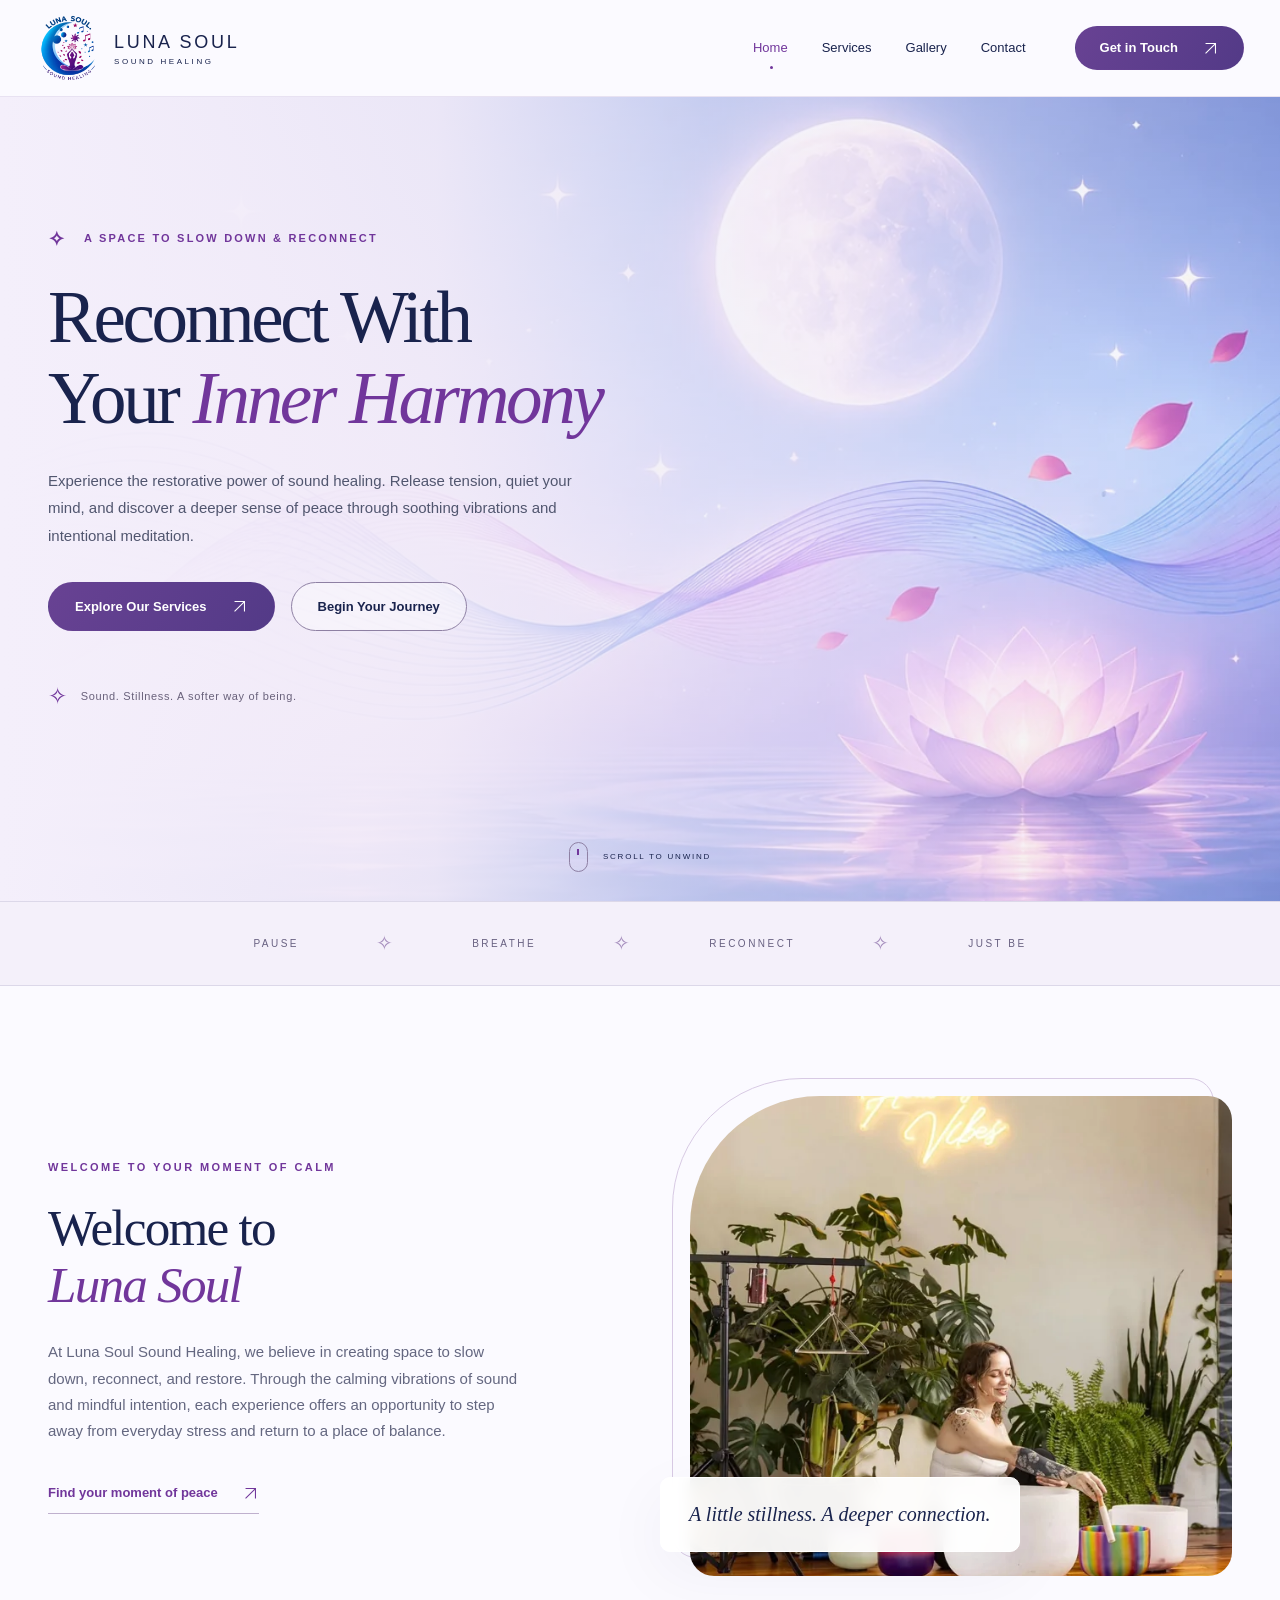
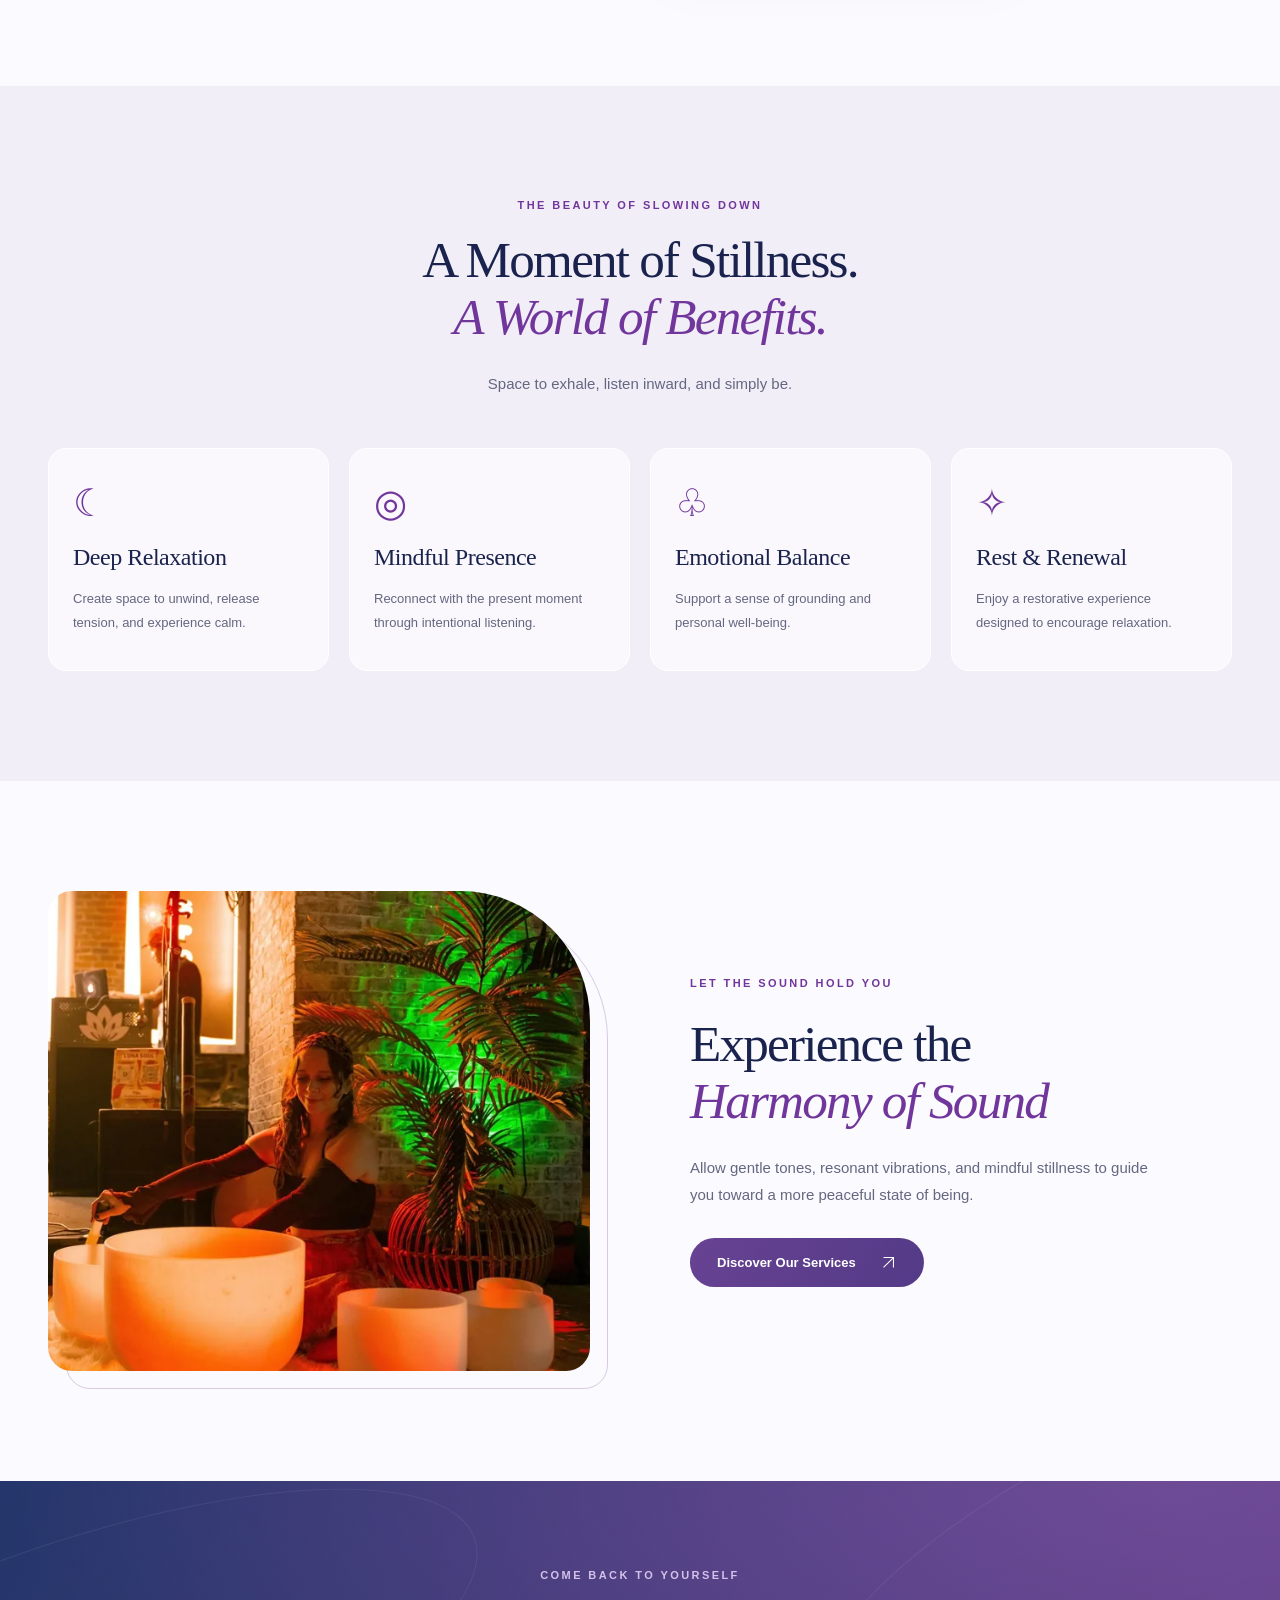
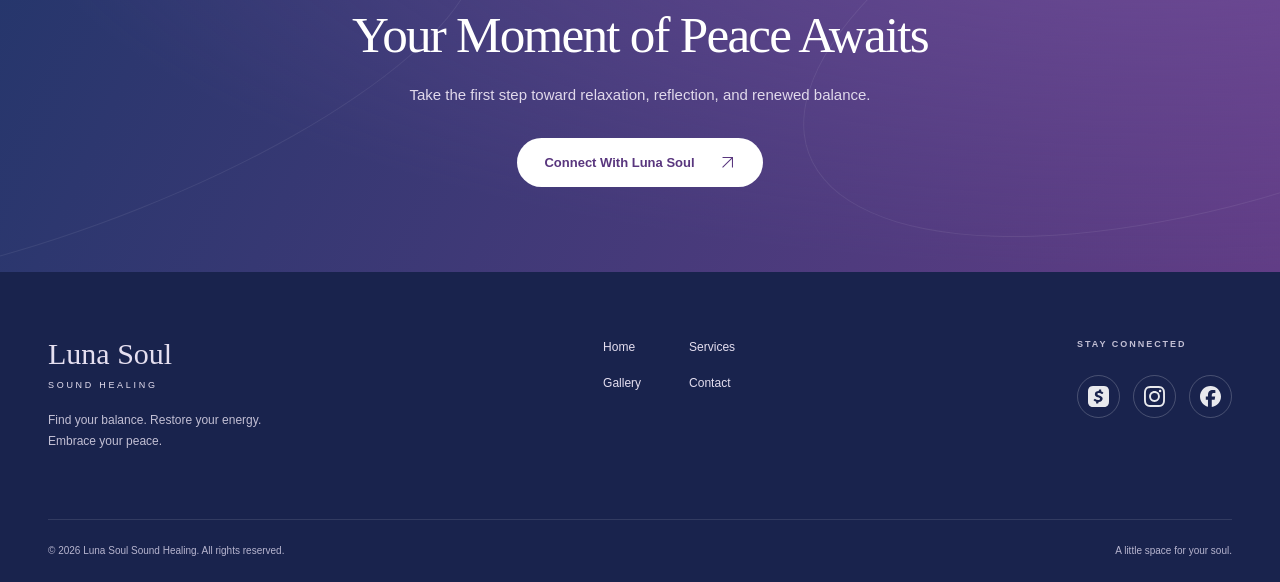
<file: index.html>
<!doctype html><html lang="en"><head><meta charset="utf-8"><meta name="viewport" content="width=device-width, initial-scale=1"><meta name="theme-color" content="#19234d"><title>Luna Soul Sound Healing | Relaxation, Meditation & Sound Therapy</title><meta name="description" content="Find space to slow down and reconnect through sound, relaxation, and mindful intention at Luna Soul Sound Healing."><meta property="og:title" content="Luna Soul Sound Healing | Relaxation, Meditation & Sound Therapy"><meta property="og:description" content="Find space to slow down and reconnect through sound, relaxation, and mindful intention at Luna Soul Sound Healing."><meta property="og:type" content="website"><meta property="og:image" content="/assets/images/banner_wide.png"><link rel="icon" href="favicon.ico"><link rel="stylesheet" href="css/styles.css"><script src="js/config.js" defer></script><script src="js/main.js" defer></script></head><body><a class="skip-link" href="#main">Skip to content</a>
<header class="site-header"><div class="nav-wrap"><a class="brand" href="index.html" aria-label="Luna Soul Sound Healing home"><img src="assets/optimized/logo_transparent-1000.webp" width="70" height="70" alt="Luna Soul Sound Healing"><span>LUNA SOUL<small>SOUND HEALING</small></span></a><button class="menu-toggle" aria-controls="navigation" aria-expanded="false" aria-label="Open navigation"><span></span><span></span></button><nav id="navigation" aria-label="Main navigation"><a href="index.html" aria-current="page">Home</a><a href="services.html">Services</a><a href="gallery.html">Gallery</a><a href="contact.html">Contact</a><a class="button nav-cta" href="contact.html">Get in Touch <span aria-hidden="true"><svg viewBox="0 0 24 24" width="18" height="18" fill="none" stroke="currentColor" stroke-width="1.5" aria-hidden="true"><path d="M5 19 19 5M5 5h14v14"/></svg></span></a></nav></div></header><main id="main">
<section class="hero"><div class="hero-background"></div><video id="hero-video" muted loop playsinline preload="none" poster="assets/optimized/banner_wide-1000.webp" aria-hidden="true" data-src="assets/videos/soundhealing_video.mp4"></video><div class="hero-overlay"></div><div class="container hero-content"><div class="eyebrow"><span class="small-star">✧</span> A SPACE TO SLOW DOWN & RECONNECT</div><h1>Reconnect With<br>Your <em>Inner Harmony</em></h1><p>Experience the restorative power of sound healing. Release tension, quiet your mind, and discover a deeper sense of peace through soothing vibrations and intentional meditation.</p><div class="button-row"><a class="button" href="services.html">Explore Our Services <span aria-hidden="true"><svg viewBox="0 0 24 24" width="18" height="18" fill="none" stroke="currentColor" stroke-width="1.5" aria-hidden="true"><path d="M5 19 19 5M5 5h14v14"/></svg></span></a><a class="button button-outline" href="contact.html">Begin Your Journey</a></div><div class="hero-note"><span aria-hidden="true">✧</span> Sound. Stillness. A softer way of being.</div></div><a class="scroll-indicator" href="#welcome" aria-label="Discover more below"><span></span>SCROLL TO UNWIND</a><button class="video-toggle" hidden aria-label="Pause background video">Pause video</button></section>
<div class="intention-strip"><span>PAUSE</span><i>✧</i><span>BREATHE</span><i>✧</i><span>RECONNECT</span><i>✧</i><span>JUST BE</span></div>
<section class="section" id="welcome"><div class="container split"><div class="section-copy reveal"><span class="eyebrow">WELCOME TO YOUR MOMENT OF CALM</span><h2>Welcome to<br><em>Luna Soul</em></h2><p>At Luna Soul Sound Healing, we believe in creating space to slow down, reconnect, and restore. Through the calming vibrations of sound and mindful intention, each experience offers an opportunity to step away from everyday stress and return to a place of balance.</p><a class="text-link" href="services.html">Find your moment of peace <span aria-hidden="true"><svg viewBox="0 0 24 24" width="18" height="18" fill="none" stroke="currentColor" stroke-width="1.5" aria-hidden="true"><path d="M5 19 19 5M5 5h14v14"/></svg></span></a></div><div class="image-frame reveal"><img class="" src="assets/optimized/12876-640.webp" srcset="assets/optimized/12876-640.webp 640w, assets/optimized/12876-1200.webp 1200w" sizes="(max-width: 700px) 100vw, 50vw" width="1440" height="1440" alt="A person seated behind singing bowls in a plant-filled room" loading="lazy"><span class="image-caption">A little stillness. A deeper connection.</span></div></div></section>
<section class="section benefits"><div class="container"><div class="section-heading reveal"><span class="eyebrow">THE BEAUTY OF SLOWING DOWN</span><h2>A Moment of Stillness.<br><em>A World of Benefits.</em></h2><p>Space to exhale, listen inward, and simply be.</p></div><div class="benefit-grid"><article class="benefit-card reveal"><span class="line-symbol" aria-hidden="true">☾</span><h3>Deep Relaxation</h3><p>Create space to unwind, release tension, and experience calm.</p></article><article class="benefit-card reveal"><span class="line-symbol" aria-hidden="true">◎</span><h3>Mindful Presence</h3><p>Reconnect with the present moment through intentional listening.</p></article><article class="benefit-card reveal"><span class="line-symbol" aria-hidden="true">♧</span><h3>Emotional Balance</h3><p>Support a sense of grounding and personal well-being.</p></article><article class="benefit-card reveal"><span class="line-symbol" aria-hidden="true">✧</span><h3>Rest & Renewal</h3><p>Enjoy a restorative experience designed to encourage relaxation.</p></article></div></div></section>
<section class="section experience"><div class="container split"><div class="image-frame reveal"><img class="" src="assets/optimized/igexport-DDAl9OrTaBP-640.webp" srcset="assets/optimized/igexport-DDAl9OrTaBP-640.webp 640w, assets/optimized/igexport-DDAl9OrTaBP-1200.webp 1200w" sizes="(max-width: 700px) 100vw, 50vw" width="1440" height="1440" alt="Singing bowls illuminated by warm light" loading="lazy"></div><div class="section-copy reveal"><span class="eyebrow">LET THE SOUND HOLD YOU</span><h2>Experience the<br><em>Harmony of Sound</em></h2><p>Allow gentle tones, resonant vibrations, and mindful stillness to guide you toward a more peaceful state of being.</p><a class="button" href="services.html">Discover Our Services <span aria-hidden="true"><svg viewBox="0 0 24 24" width="18" height="18" fill="none" stroke="currentColor" stroke-width="1.5" aria-hidden="true"><path d="M5 19 19 5M5 5h14v14"/></svg></span></a></div></div></section>
<section class="cta"><div class="container"><span class="eyebrow">COME BACK TO YOURSELF</span><h2>Your Moment of Peace Awaits</h2><p>Take the first step toward relaxation, reflection, and renewed balance.</p><a class="button button-light" href="contact.html">Connect With Luna Soul <span aria-hidden="true"><svg viewBox="0 0 24 24" width="18" height="18" fill="none" stroke="currentColor" stroke-width="1.5" aria-hidden="true"><path d="M5 19 19 5M5 5h14v14"/></svg></span></a></div></section></main><footer class="site-footer"><div class="container footer-top"><div><a class="footer-brand" href="index.html">Luna Soul<span>Sound Healing</span></a><p>Find your balance. Restore your energy.<br>Embrace your peace.</p></div><nav aria-label="Footer navigation"><a href="index.html">Home</a><a href="services.html">Services</a><a href="gallery.html">Gallery</a><a href="contact.html">Contact</a></nav><div><p class="eyebrow">STAY CONNECTED</p><div class="social-links"><a href="https://cash.app/$emilyvlove" target="_blank" rel="noopener noreferrer" aria-label="Cash App (opens in new tab)"><img src="assets/icons/cashapp.svg" width="21" height="21" alt=""></a><a href="https://www.instagram.com/Lunasoulsoundhealing" target="_blank" rel="noopener noreferrer" aria-label="Instagram (opens in new tab)"><img src="assets/icons/instagram.svg" width="21" height="21" alt=""></a><a href="https://www.facebook.com/lunasoulsound" target="_blank" rel="noopener noreferrer" aria-label="Facebook (opens in new tab)"><img src="assets/icons/facebook.svg" width="21" height="21" alt=""></a></div></div></div><div class="container footer-bottom"><small>© <span data-year>2026</span> Luna Soul Sound Healing. All rights reserved.</small><small>A little space for your soul.</small></div></footer></body></html>
</file>
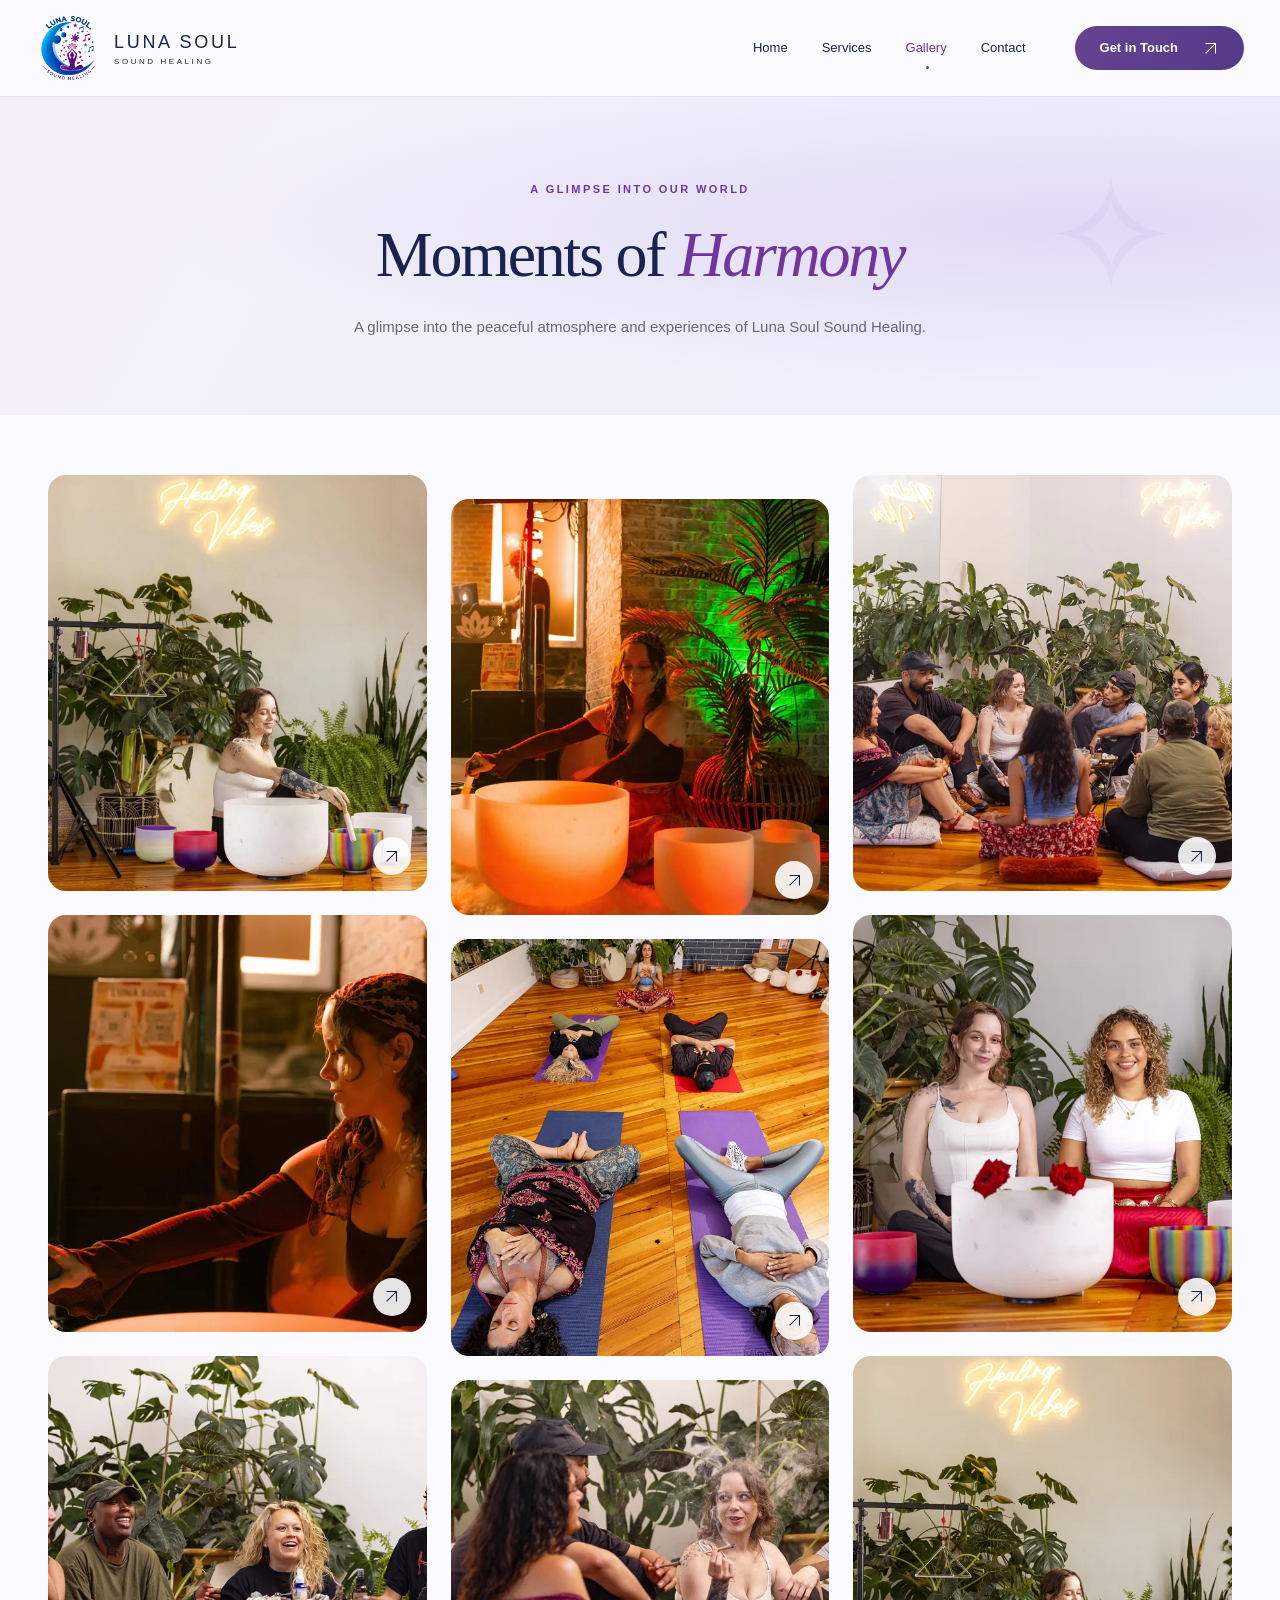
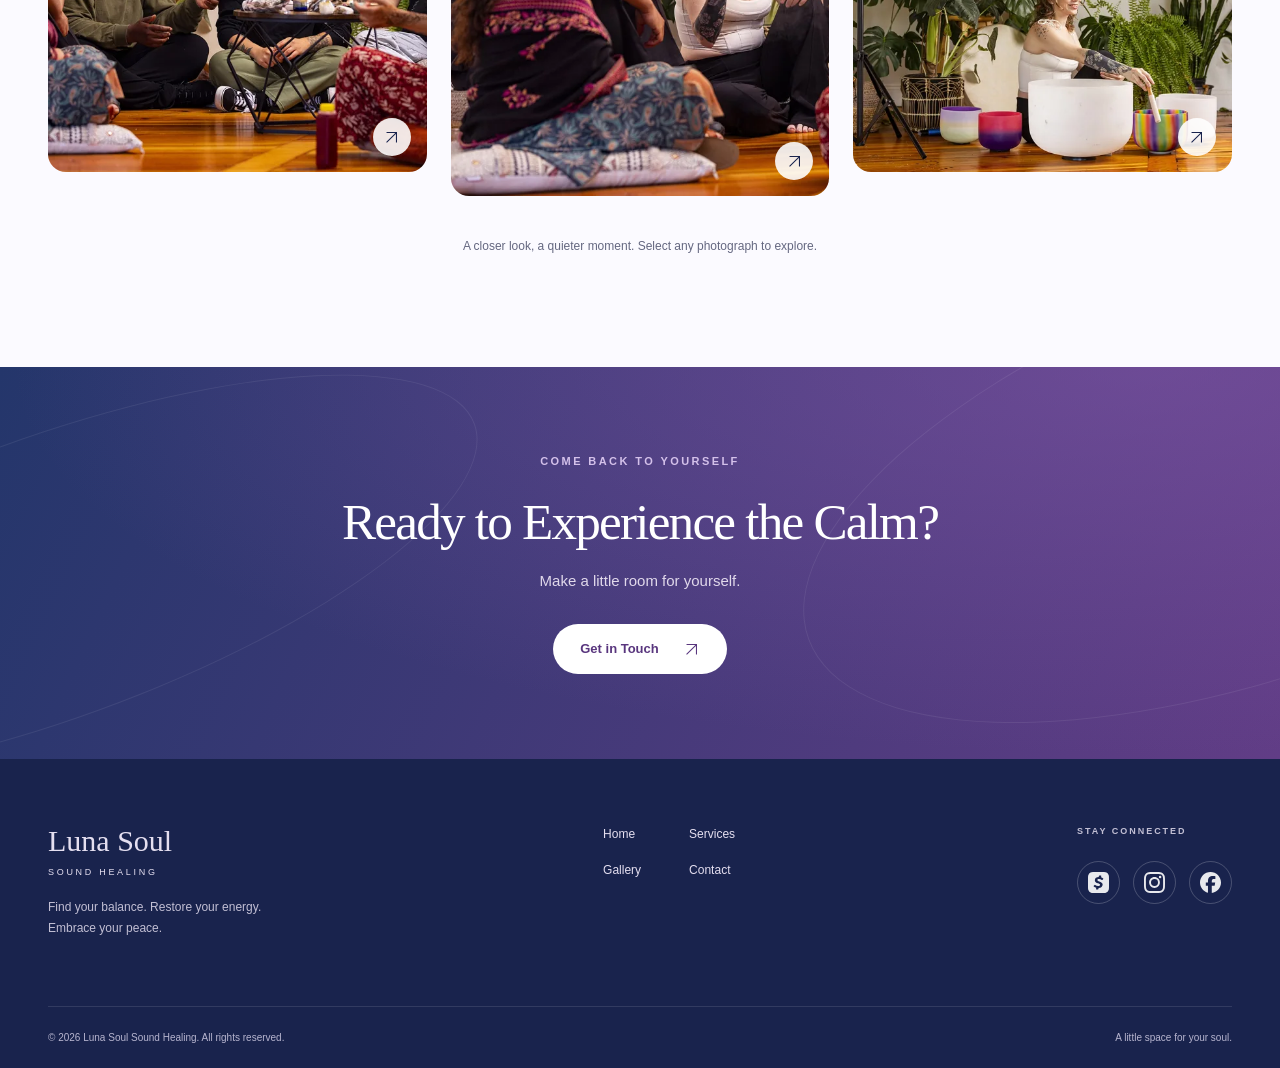
<file: gallery.html>
<!doctype html><html lang="en"><head><meta charset="utf-8"><meta name="viewport" content="width=device-width, initial-scale=1"><meta name="theme-color" content="#19234d"><title>Gallery | Luna Soul Sound Healing</title><meta name="description" content="Explore photographs of sound, stillness, and connection from Luna Soul Sound Healing."><meta property="og:title" content="Gallery | Luna Soul Sound Healing"><meta property="og:description" content="Explore photographs of sound, stillness, and connection from Luna Soul Sound Healing."><meta property="og:type" content="website"><meta property="og:image" content="/assets/images/banner_wide.png"><link rel="icon" href="favicon.ico"><link rel="stylesheet" href="css/styles.css"><script src="js/config.js" defer></script><script src="js/main.js" defer></script></head><body><a class="skip-link" href="#main">Skip to content</a>
<header class="site-header"><div class="nav-wrap"><a class="brand" href="index.html" aria-label="Luna Soul Sound Healing home"><img src="assets/optimized/logo_transparent-1000.webp" width="70" height="70" alt="Luna Soul Sound Healing"><span>LUNA SOUL<small>SOUND HEALING</small></span></a><button class="menu-toggle" aria-controls="navigation" aria-expanded="false" aria-label="Open navigation"><span></span><span></span></button><nav id="navigation" aria-label="Main navigation"><a href="index.html">Home</a><a href="services.html">Services</a><a href="gallery.html" aria-current="page">Gallery</a><a href="contact.html">Contact</a><a class="button nav-cta" href="contact.html">Get in Touch <span aria-hidden="true"><svg viewBox="0 0 24 24" width="18" height="18" fill="none" stroke="currentColor" stroke-width="1.5" aria-hidden="true"><path d="M5 19 19 5M5 5h14v14"/></svg></span></a></nav></div></header><main id="main"><section class="page-header"><span class="eyebrow">A GLIMPSE INTO OUR WORLD</span><h1>Moments of <em>Harmony</em></h1><p>A glimpse into the peaceful atmosphere and experiences of Luna Soul Sound Healing.</p></section><section class="section gallery-section"><div class="container"><div class="gallery-grid"><button class="gallery-item reveal" data-gallery-index="0" aria-label="Enlarge: A person seated behind singing bowls surrounded by plants"><img class="" src="assets/optimized/12876-640.webp" srcset="assets/optimized/12876-640.webp 640w, assets/optimized/12876-1200.webp 1200w" sizes="(max-width: 700px) 100vw, 50vw" width="1440" height="1440" alt="A person seated behind singing bowls surrounded by plants" loading="lazy"><span aria-hidden="true"><svg viewBox="0 0 24 24" width="18" height="18" fill="none" stroke="currentColor" stroke-width="1.5" aria-hidden="true"><path d="M5 19 19 5M5 5h14v14"/></svg></span></button><button class="gallery-item reveal" data-gallery-index="1" aria-label="Enlarge: Singing bowls and warm lighting"><img class="" src="assets/optimized/igexport-DDAl9OrTaBP-640.webp" srcset="assets/optimized/igexport-DDAl9OrTaBP-640.webp 640w, assets/optimized/igexport-DDAl9OrTaBP-1200.webp 1200w" sizes="(max-width: 700px) 100vw, 50vw" width="1440" height="1440" alt="Singing bowls and warm lighting" loading="lazy"><span aria-hidden="true"><svg viewBox="0 0 24 24" width="18" height="18" fill="none" stroke="currentColor" stroke-width="1.5" aria-hidden="true"><path d="M5 19 19 5M5 5h14v14"/></svg></span></button><button class="gallery-item reveal" data-gallery-index="2" aria-label="Enlarge: People sitting together on mats in a plant-filled room"><img class="" src="assets/optimized/12880-640.webp" srcset="assets/optimized/12880-640.webp 640w, assets/optimized/12880-1200.webp 1200w" sizes="(max-width: 700px) 100vw, 50vw" width="1440" height="1440" alt="People sitting together on mats in a plant-filled room" loading="lazy"><span aria-hidden="true"><svg viewBox="0 0 24 24" width="18" height="18" fill="none" stroke="currentColor" stroke-width="1.5" aria-hidden="true"><path d="M5 19 19 5M5 5h14v14"/></svg></span></button><button class="gallery-item reveal" data-gallery-index="3" aria-label="Enlarge: A person beside a singing bowl"><img class="" src="assets/optimized/12885-640.webp" srcset="assets/optimized/12885-640.webp 640w, assets/optimized/12885-1200.webp 1200w" sizes="(max-width: 700px) 100vw, 50vw" width="1440" height="1440" alt="A person beside a singing bowl" loading="lazy"><span aria-hidden="true"><svg viewBox="0 0 24 24" width="18" height="18" fill="none" stroke="currentColor" stroke-width="1.5" aria-hidden="true"><path d="M5 19 19 5M5 5h14v14"/></svg></span></button><button class="gallery-item reveal" data-gallery-index="4" aria-label="Enlarge: People resting on colorful mats"><img class="" src="assets/optimized/12879-640.webp" srcset="assets/optimized/12879-640.webp 640w, assets/optimized/12879-1200.webp 1200w" sizes="(max-width: 700px) 100vw, 50vw" width="1440" height="1440" alt="People resting on colorful mats" loading="lazy"><span aria-hidden="true"><svg viewBox="0 0 24 24" width="18" height="18" fill="none" stroke="currentColor" stroke-width="1.5" aria-hidden="true"><path d="M5 19 19 5M5 5h14v14"/></svg></span></button><button class="gallery-item reveal" data-gallery-index="5" aria-label="Enlarge: Two people sitting behind a white singing bowl"><img class="" src="assets/optimized/12878-640.webp" srcset="assets/optimized/12878-640.webp 640w, assets/optimized/12878-1200.webp 1200w" sizes="(max-width: 700px) 100vw, 50vw" width="1440" height="1440" alt="Two people sitting behind a white singing bowl" loading="lazy"><span aria-hidden="true"><svg viewBox="0 0 24 24" width="18" height="18" fill="none" stroke="currentColor" stroke-width="1.5" aria-hidden="true"><path d="M5 19 19 5M5 5h14v14"/></svg></span></button><button class="gallery-item reveal" data-gallery-index="6" aria-label="Enlarge: People holding small percussion instruments"><img class="" src="assets/optimized/12881-640.webp" srcset="assets/optimized/12881-640.webp 640w, assets/optimized/12881-1200.webp 1200w" sizes="(max-width: 700px) 100vw, 50vw" width="1440" height="1440" alt="People holding small percussion instruments" loading="lazy"><span aria-hidden="true"><svg viewBox="0 0 24 24" width="18" height="18" fill="none" stroke="currentColor" stroke-width="1.5" aria-hidden="true"><path d="M5 19 19 5M5 5h14v14"/></svg></span></button><button class="gallery-item reveal" data-gallery-index="7" aria-label="Enlarge: A quiet conversation in a plant-filled room"><img class="" src="assets/optimized/12882-640.webp" srcset="assets/optimized/12882-640.webp 640w, assets/optimized/12882-1200.webp 1200w" sizes="(max-width: 700px) 100vw, 50vw" width="1440" height="1440" alt="A quiet conversation in a plant-filled room" loading="lazy"><span aria-hidden="true"><svg viewBox="0 0 24 24" width="18" height="18" fill="none" stroke="currentColor" stroke-width="1.5" aria-hidden="true"><path d="M5 19 19 5M5 5h14v14"/></svg></span></button><button class="gallery-item reveal" data-gallery-index="8" aria-label="Enlarge: Colorful singing bowls arranged on a wooden floor"><img class="" src="assets/optimized/12877-640.webp" srcset="assets/optimized/12877-640.webp 640w, assets/optimized/12877-1200.webp 1200w" sizes="(max-width: 700px) 100vw, 50vw" width="1440" height="1440" alt="Colorful singing bowls arranged on a wooden floor" loading="lazy"><span aria-hidden="true"><svg viewBox="0 0 24 24" width="18" height="18" fill="none" stroke="currentColor" stroke-width="1.5" aria-hidden="true"><path d="M5 19 19 5M5 5h14v14"/></svg></span></button></div><p class="gallery-hint">A closer look, a quieter moment. Select any photograph to explore.</p></div></section><dialog class="lightbox" aria-label="Photo viewer"><button class="lightbox-close" aria-label="Close photo viewer">×</button><button class="lightbox-prev" aria-label="Previous photo"><svg viewBox="0 0 24 24" width="22" height="22" fill="none" stroke="currentColor" stroke-width="1.5" aria-hidden="true"><path d="M19 12H5m6-6-6 6 6 6"/></svg></button><figure><img src="assets/optimized/12876-1200.webp" alt=""><figcaption aria-live="polite"></figcaption></figure><button class="lightbox-next" aria-label="Next photo"><svg viewBox="0 0 24 24" width="22" height="22" fill="none" stroke="currentColor" stroke-width="1.5" aria-hidden="true"><path d="M5 12h14m-6-6 6 6-6 6"/></svg></button></dialog><section class="cta"><div class="container"><span class="eyebrow">COME BACK TO YOURSELF</span><h2>Ready to Experience the Calm?</h2><p>Make a little room for yourself.</p><a class="button button-light" href="contact.html">Get in Touch <span aria-hidden="true"><svg viewBox="0 0 24 24" width="18" height="18" fill="none" stroke="currentColor" stroke-width="1.5" aria-hidden="true"><path d="M5 19 19 5M5 5h14v14"/></svg></span></a></div></section></main><footer class="site-footer"><div class="container footer-top"><div><a class="footer-brand" href="index.html">Luna Soul<span>Sound Healing</span></a><p>Find your balance. Restore your energy.<br>Embrace your peace.</p></div><nav aria-label="Footer navigation"><a href="index.html">Home</a><a href="services.html">Services</a><a href="gallery.html">Gallery</a><a href="contact.html">Contact</a></nav><div><p class="eyebrow">STAY CONNECTED</p><div class="social-links"><a href="https://cash.app/$emilyvlove" target="_blank" rel="noopener noreferrer" aria-label="Cash App (opens in new tab)"><img src="assets/icons/cashapp.svg" width="21" height="21" alt=""></a><a href="https://www.instagram.com/Lunasoulsoundhealing" target="_blank" rel="noopener noreferrer" aria-label="Instagram (opens in new tab)"><img src="assets/icons/instagram.svg" width="21" height="21" alt=""></a><a href="https://www.facebook.com/lunasoulsound" target="_blank" rel="noopener noreferrer" aria-label="Facebook (opens in new tab)"><img src="assets/icons/facebook.svg" width="21" height="21" alt=""></a></div></div></div><div class="container footer-bottom"><small>© <span data-year>2026</span> Luna Soul Sound Healing. All rights reserved.</small><small>A little space for your soul.</small></div></footer></body></html>
</file>
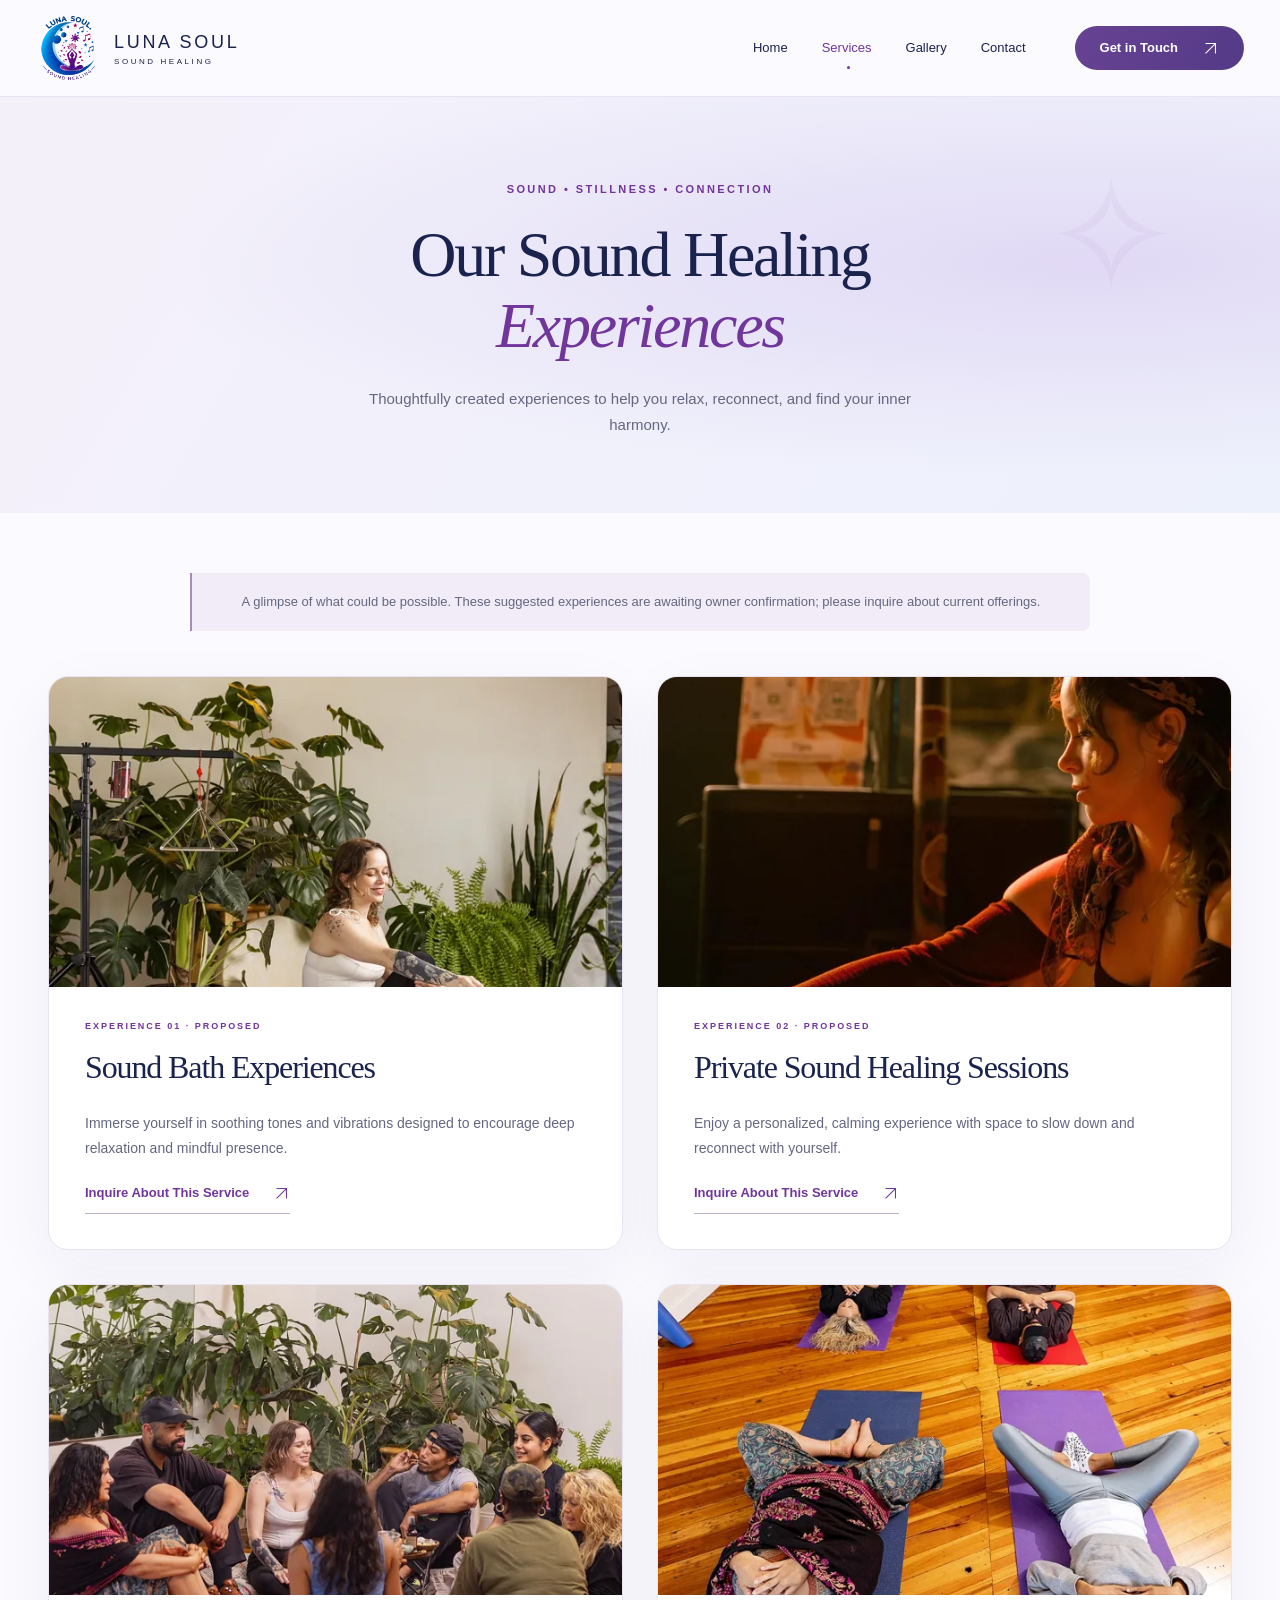
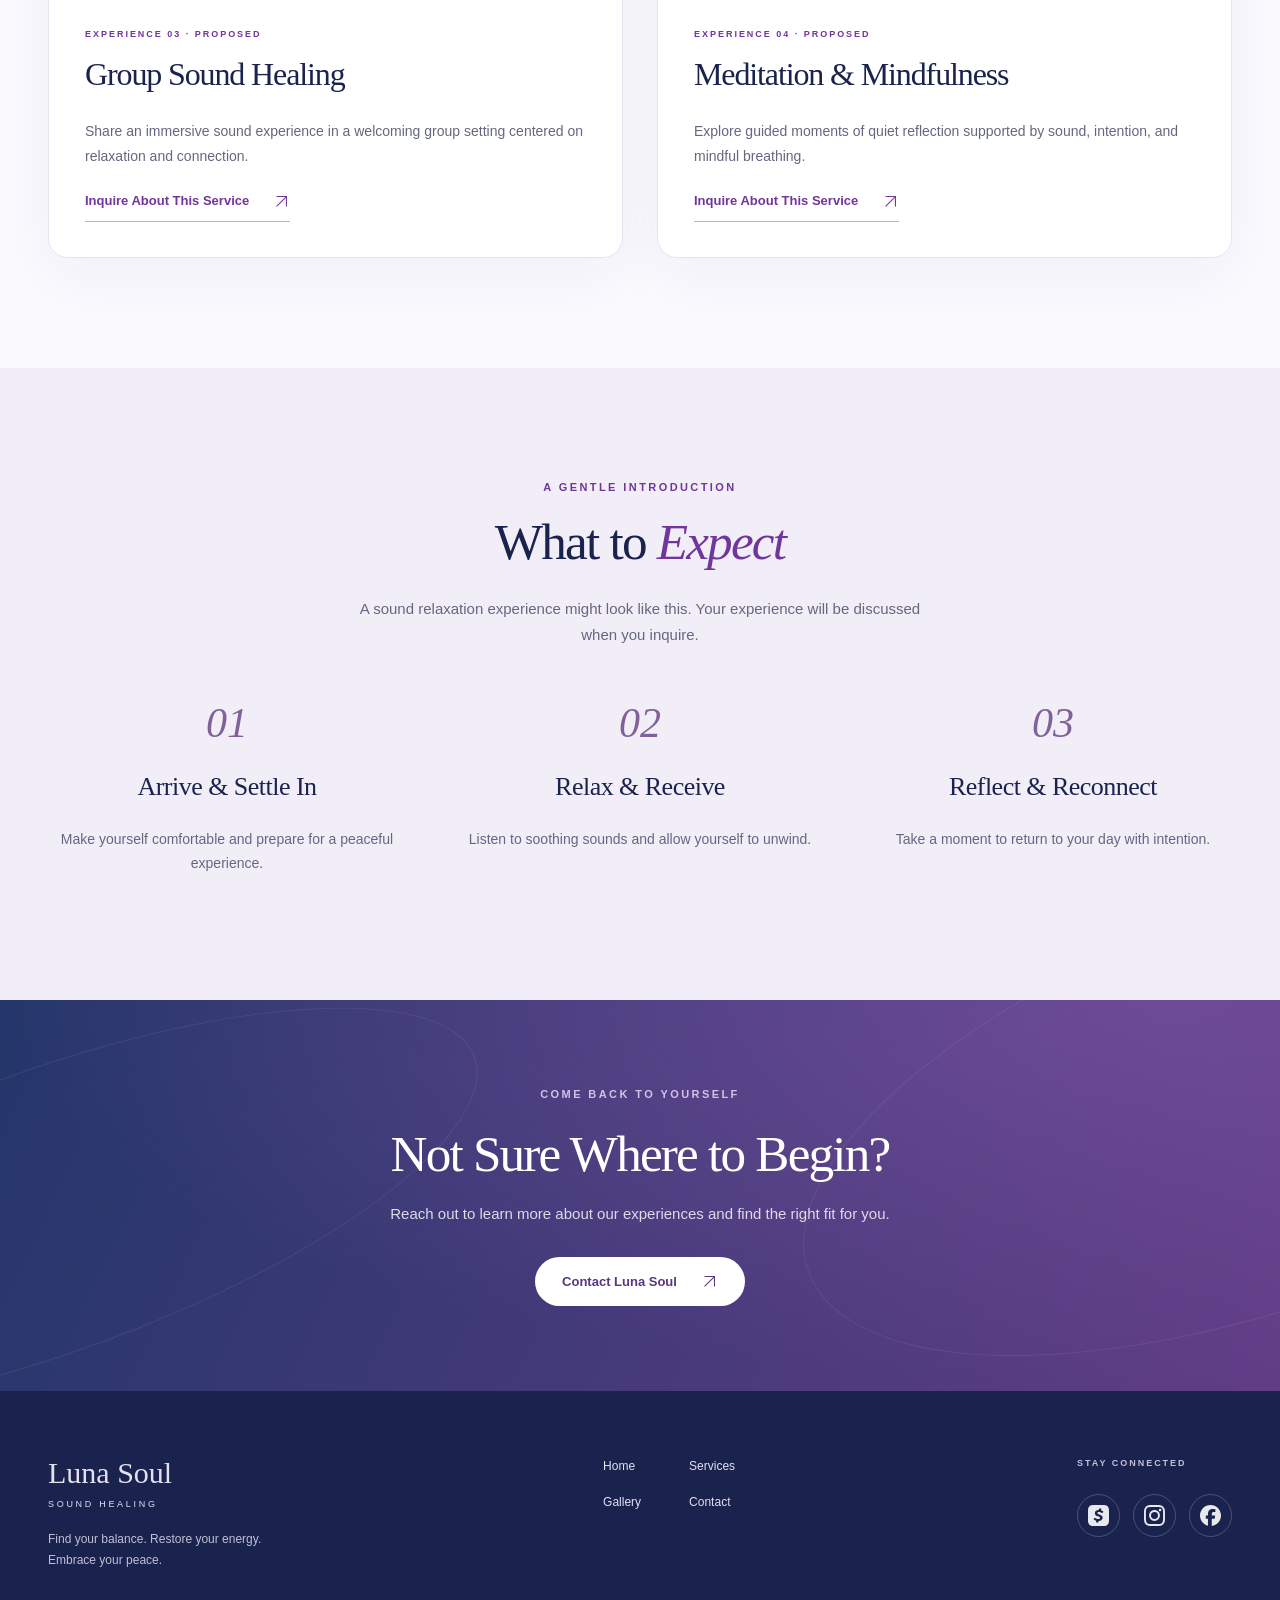
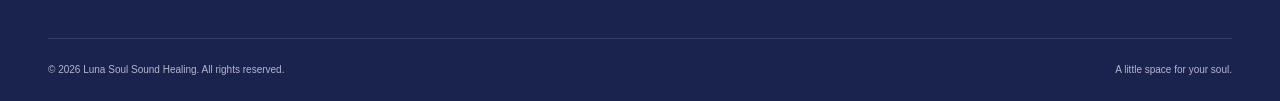
<file: services.html>
<!doctype html><html lang="en"><head><meta charset="utf-8"><meta name="viewport" content="width=device-width, initial-scale=1"><meta name="theme-color" content="#19234d"><title>Sound Healing Services | Luna Soul</title><meta name="description" content="Explore sound relaxation experiences and inquire about the right fit for your journey."><meta property="og:title" content="Sound Healing Services | Luna Soul"><meta property="og:description" content="Explore sound relaxation experiences and inquire about the right fit for your journey."><meta property="og:type" content="website"><meta property="og:image" content="/assets/images/banner_wide.png"><link rel="icon" href="favicon.ico"><link rel="stylesheet" href="css/styles.css"><script src="js/config.js" defer></script><script src="js/main.js" defer></script></head><body><a class="skip-link" href="#main">Skip to content</a>
<header class="site-header"><div class="nav-wrap"><a class="brand" href="index.html" aria-label="Luna Soul Sound Healing home"><img src="assets/optimized/logo_transparent-1000.webp" width="70" height="70" alt="Luna Soul Sound Healing"><span>LUNA SOUL<small>SOUND HEALING</small></span></a><button class="menu-toggle" aria-controls="navigation" aria-expanded="false" aria-label="Open navigation"><span></span><span></span></button><nav id="navigation" aria-label="Main navigation"><a href="index.html">Home</a><a href="services.html" aria-current="page">Services</a><a href="gallery.html">Gallery</a><a href="contact.html">Contact</a><a class="button nav-cta" href="contact.html">Get in Touch <span aria-hidden="true"><svg viewBox="0 0 24 24" width="18" height="18" fill="none" stroke="currentColor" stroke-width="1.5" aria-hidden="true"><path d="M5 19 19 5M5 5h14v14"/></svg></span></a></nav></div></header><main id="main"><section class="page-header"><span class="eyebrow">SOUND • STILLNESS • CONNECTION</span><h1>Our Sound Healing<br><em>Experiences</em></h1><p>Thoughtfully created experiences to help you relax, reconnect, and find your inner harmony.</p></section><section class="section services-section"><div class="container"><p class="content-note">A glimpse of what could be possible. These suggested experiences are awaiting owner confirmation; please inquire about current offerings.</p><div class="service-grid"><article class="service-card reveal"><img class="" src="assets/optimized/12877-640.webp" srcset="assets/optimized/12877-640.webp 640w, assets/optimized/12877-1200.webp 1200w" sizes="(max-width: 700px) 100vw, 50vw" width="1440" height="1440" alt="Singing bowls arranged in a plant-filled room" loading="lazy"><div class="service-copy"><span class="eyebrow">EXPERIENCE 01 · PROPOSED</span><h2>Sound Bath Experiences</h2><p>Immerse yourself in soothing tones and vibrations designed to encourage deep relaxation and mindful presence.</p><a class="text-link" href="contact.html?service=sound-bath">Inquire About This Service <span aria-hidden="true"><svg viewBox="0 0 24 24" width="18" height="18" fill="none" stroke="currentColor" stroke-width="1.5" aria-hidden="true"><path d="M5 19 19 5M5 5h14v14"/></svg></span></a></div></article><article class="service-card reveal"><img class="" src="assets/optimized/12885-640.webp" srcset="assets/optimized/12885-640.webp 640w, assets/optimized/12885-1200.webp 1200w" sizes="(max-width: 700px) 100vw, 50vw" width="1440" height="1440" alt="A person sitting beside a singing bowl in warm light" loading="lazy"><div class="service-copy"><span class="eyebrow">EXPERIENCE 02 · PROPOSED</span><h2>Private Sound Healing Sessions</h2><p>Enjoy a personalized, calming experience with space to slow down and reconnect with yourself.</p><a class="text-link" href="contact.html?service=private">Inquire About This Service <span aria-hidden="true"><svg viewBox="0 0 24 24" width="18" height="18" fill="none" stroke="currentColor" stroke-width="1.5" aria-hidden="true"><path d="M5 19 19 5M5 5h14v14"/></svg></span></a></div></article><article class="service-card reveal"><img class="" src="assets/optimized/12880-640.webp" srcset="assets/optimized/12880-640.webp 640w, assets/optimized/12880-1200.webp 1200w" sizes="(max-width: 700px) 100vw, 50vw" width="1440" height="1440" alt="People seated together on colorful mats" loading="lazy"><div class="service-copy"><span class="eyebrow">EXPERIENCE 03 · PROPOSED</span><h2>Group Sound Healing</h2><p>Share an immersive sound experience in a welcoming group setting centered on relaxation and connection.</p><a class="text-link" href="contact.html?service=group">Inquire About This Service <span aria-hidden="true"><svg viewBox="0 0 24 24" width="18" height="18" fill="none" stroke="currentColor" stroke-width="1.5" aria-hidden="true"><path d="M5 19 19 5M5 5h14v14"/></svg></span></a></div></article><article class="service-card reveal"><img class="" src="assets/optimized/12879-640.webp" srcset="assets/optimized/12879-640.webp 640w, assets/optimized/12879-1200.webp 1200w" sizes="(max-width: 700px) 100vw, 50vw" width="1440" height="1440" alt="People resting on mats in a bright room" loading="lazy"><div class="service-copy"><span class="eyebrow">EXPERIENCE 04 · PROPOSED</span><h2>Meditation & Mindfulness</h2><p>Explore guided moments of quiet reflection supported by sound, intention, and mindful breathing.</p><a class="text-link" href="contact.html?service=meditation">Inquire About This Service <span aria-hidden="true"><svg viewBox="0 0 24 24" width="18" height="18" fill="none" stroke="currentColor" stroke-width="1.5" aria-hidden="true"><path d="M5 19 19 5M5 5h14v14"/></svg></span></a></div></article></div></div></section><section class="section benefits"><div class="container"><div class="section-heading"><span class="eyebrow">A GENTLE INTRODUCTION</span><h2>What to <em>Expect</em></h2><p>A sound relaxation experience might look like this. Your experience will be discussed when you inquire.</p></div><div class="steps"><article><span class="step-number">01</span><h3>Arrive & Settle In</h3><p>Make yourself comfortable and prepare for a peaceful experience.</p></article><article><span class="step-number">02</span><h3>Relax & Receive</h3><p>Listen to soothing sounds and allow yourself to unwind.</p></article><article><span class="step-number">03</span><h3>Reflect & Reconnect</h3><p>Take a moment to return to your day with intention.</p></article></div></div></section><section class="cta"><div class="container"><span class="eyebrow">COME BACK TO YOURSELF</span><h2>Not Sure Where to Begin?</h2><p>Reach out to learn more about our experiences and find the right fit for you.</p><a class="button button-light" href="contact.html">Contact Luna Soul <span aria-hidden="true"><svg viewBox="0 0 24 24" width="18" height="18" fill="none" stroke="currentColor" stroke-width="1.5" aria-hidden="true"><path d="M5 19 19 5M5 5h14v14"/></svg></span></a></div></section></main><footer class="site-footer"><div class="container footer-top"><div><a class="footer-brand" href="index.html">Luna Soul<span>Sound Healing</span></a><p>Find your balance. Restore your energy.<br>Embrace your peace.</p></div><nav aria-label="Footer navigation"><a href="index.html">Home</a><a href="services.html">Services</a><a href="gallery.html">Gallery</a><a href="contact.html">Contact</a></nav><div><p class="eyebrow">STAY CONNECTED</p><div class="social-links"><a href="https://cash.app/$emilyvlove" target="_blank" rel="noopener noreferrer" aria-label="Cash App (opens in new tab)"><img src="assets/icons/cashapp.svg" width="21" height="21" alt=""></a><a href="https://www.instagram.com/Lunasoulsoundhealing" target="_blank" rel="noopener noreferrer" aria-label="Instagram (opens in new tab)"><img src="assets/icons/instagram.svg" width="21" height="21" alt=""></a><a href="https://www.facebook.com/lunasoulsound" target="_blank" rel="noopener noreferrer" aria-label="Facebook (opens in new tab)"><img src="assets/icons/facebook.svg" width="21" height="21" alt=""></a></div></div></div><div class="container footer-bottom"><small>© <span data-year>2026</span> Luna Soul Sound Healing. All rights reserved.</small><small>A little space for your soul.</small></div></footer></body></html>
</file>
<file: css/styles.css>
:root{--blue:#119bd2;--ocean:#1456a0;--purple:#71369b;--magenta:#b51d78;--lavender:#ede3f7;--moonlight:#f5f4fc;--ink:#19234d;--muted:#646780;--line:#dcd8e9;--radius:24px;--shadow:0 20px 65px #2920560d;--serif:Georgia,'Times New Roman',serif;--sans:'Avenir Next',Avenir,'Segoe UI',sans-serif}*{box-sizing:border-box}html{scroll-behavior:smooth;scroll-padding-top:100px}body{margin:0;background:#fbfaff;color:var(--ink);font:16px/1.75 var(--sans);-webkit-font-smoothing:antialiased}body:has(dialog[open]){overflow:hidden}a{color:inherit;text-decoration:none}button,input,select,textarea{font:inherit}button,a,input,select,textarea{-webkit-tap-highlight-color:transparent}button{cursor:pointer}img{max-width:100%;height:auto;display:block}button{color:inherit}h1,h2,h3,p{margin-top:0}h1,h2,h3{font-family:var(--serif);font-weight:400;line-height:1.12;letter-spacing:-.035em}h1{font-size:clamp(46px,5.6vw,86px);margin-bottom:28px}h2{font-size:clamp(36px,4vw,56px);margin-bottom:26px}h3{font-size:27px;letter-spacing:-.02em}h1 em,h2 em{color:var(--purple);font-weight:400}p{color:var(--muted)}:focus-visible{outline:3px solid var(--ocean);outline-offset:5px}button:disabled{opacity:.6;cursor:wait}.container{width:min(1200px,calc(100% - 96px));margin-inline:auto}.section{padding:110px 0}.eyebrow{font-size:11px;letter-spacing:.22em;font-weight:650;color:var(--purple);display:block;line-height:1.7;margin-bottom:22px}.button{display:inline-flex;align-items:center;justify-content:center;gap:24px;background:linear-gradient(120deg,#684293,#533a87);border:1px solid transparent;border-radius:50px;color:white;padding:14px 26px;line-height:1.5;font-size:13px;font-weight:600;transition:transform .25s,box-shadow .25s;white-space:normal}.button:hover{transform:translateY(-3px);box-shadow:0 8px 24px #71369b30}.button span{font-size:19px;line-height:1}.button-outline{background:#ffffff66;border-color:#8e80a3;color:var(--ink);box-shadow:none}.button-light{background:#fff;color:#59367e}.text-link{display:inline-flex;gap:24px;align-items:center;color:var(--purple);font-size:13px;font-weight:600;padding:8px 0;border-bottom:1px solid #bfb0ce}.text-link:hover{color:var(--ocean)}.skip-link{position:fixed;top:-100px;left:20px;z-index:100;background:white;padding:10px 20px}.skip-link:focus{top:10px}.site-header{position:sticky;top:0;z-index:30;background:#fbfaffed;border-bottom:1px solid #e8e2f2;backdrop-filter:blur(20px);transition:box-shadow .3s}.site-header.scrolled{box-shadow:0 5px 28px #19234d0d}.nav-wrap{width:min(1320px,calc(100% - 72px));height:96px;margin:auto;display:flex;align-items:center;justify-content:space-between}.brand{display:flex;align-items:center;gap:12px}.brand img{width:66px;height:66px;object-fit:contain}.brand>span{font-size:18px;font-weight:500;letter-spacing:.15em;line-height:1.5}.brand small{display:block;font-size:8px;letter-spacing:.32em}.site-header nav{display:flex;align-items:center;gap:34px}.site-header nav>a:not(.button){font-size:13px;position:relative}.site-header nav>a[aria-current]{color:var(--purple)}.site-header nav>a[aria-current]:after{content:'';position:absolute;height:3px;width:3px;border-radius:50%;background:var(--purple);bottom:-10px;left:50%}.nav-cta{margin-left:15px;padding:11px 24px}.menu-toggle{display:none}.hero{position:relative;min-height:calc(100svh - 96px);min-height:max(720px,calc(100svh - 96px));display:flex;align-items:center;overflow:hidden;background:#e5e0f4}.hero-background,.hero-overlay,.hero video{position:absolute;inset:0;width:100%;height:100%;object-fit:cover}.hero-background{background-image:url('../assets/optimized/hero-poster.webp');background-position:right center;background-size:auto 100%;background-repeat:no-repeat;transform:scale(1.02)}.hero-overlay{background:linear-gradient(90deg,#f4effb 0%,#f1ebf8ed 34%,#ece9f697 55%,#e4e3f035 100%)}.hero video{opacity:0;transition:opacity 1s}.hero video.playing{opacity:1}.hero-content{position:relative;z-index:2;padding:76px 0 135px;animation:enter 1s ease both}.hero-content .eyebrow{letter-spacing:.2em}.small-star{font-size:20px;vertical-align:middle;margin-right:12px}.hero h1{max-width:770px;line-height:1.1;letter-spacing:-.045em;font-size:clamp(48px,5.7vw,86px)}.hero-content>p{max-width:540px;line-height:1.85;font-size:15px;color:#51566f}.button-row{display:flex;gap:16px;flex-wrap:wrap;margin-top:32px}.hero-note{font-size:11px;letter-spacing:.06em;margin-top:45px;color:#69617b;display:flex;gap:13px;align-items:center}.hero-note>span{font-size:23px;color:var(--purple)}.scroll-indicator{position:absolute;z-index:3;left:50%;transform:translateX(-50%);bottom:29px;font-size:8px;letter-spacing:.22em;display:flex;align-items:center;gap:15px;white-space:nowrap}.scroll-indicator>span{width:19px;height:30px;border:1px solid #8e80a3;border-radius:20px;position:relative}.scroll-indicator>span:after{content:'';position:absolute;width:2px;height:6px;background:var(--purple);left:7px;top:6px;animation:scroll 2.5s infinite}.video-toggle{position:absolute;bottom:25px;right:25px;z-index:4;border:1px solid #8e80a3;border-radius:20px;background:#ffffffe0;padding:6px 15px;font-size:12px}.intention-strip{padding:24px;display:flex;justify-content:center;align-items:center;gap:6vw;border-block:1px solid var(--line);font-size:10px;letter-spacing:.25em;background:#f4f0fa;color:#676080}.intention-strip i{font-style:normal;color:#a38bbb;font-size:20px}.split{display:grid;grid-template-columns:1fr 1fr;gap:100px;align-items:center}.section-copy{max-width:470px}.section-copy p{font-size:15px;margin-bottom:30px}.image-frame{position:relative}.image-frame:before{content:'';position:absolute;inset:-18px 18px 18px -18px;border:1px solid #d8cae4;border-radius:130px 24px 24px 24px;z-index:-1}.image-frame img{width:100%;height:480px;object-fit:cover;border-radius:130px 24px 24px 24px}.image-caption{position:absolute;bottom:24px;left:-30px;background:#fffffff0;backdrop-filter:blur(8px);padding:19px 28px;border:1px solid #fff;border-radius:10px;font-family:var(--serif);font-style:italic;font-size:20px;box-shadow:var(--shadow)}.section-heading{text-align:center;max-width:700px;margin:0 auto 50px}.section-heading .eyebrow{margin-bottom:16px}.section-heading p{font-size:15px;max-width:570px;margin-inline:auto}.benefits{background:#f2eef8;position:relative}.benefit-grid{display:grid;grid-template-columns:repeat(4,1fr);gap:20px}.benefit-card{background:#ffffff9c;border:1px solid #fff;border-radius:18px;padding:35px 24px;transition:transform .3s,box-shadow .3s}.benefit-card:hover{transform:translateY(-6px);box-shadow:var(--shadow)}.line-symbol{font-size:38px;color:var(--purple);display:block;margin-bottom:22px;line-height:1}.benefit-card h3{font-size:24px;margin-bottom:16px}.benefit-card p{font-size:13px;line-height:1.85;margin-bottom:0}.experience .image-frame img{border-radius:24px 130px 24px 24px}.experience .image-frame:before{border-radius:24px 130px 24px 24px;inset:18px -18px -18px 18px}.cta{text-align:center;position:relative;overflow:hidden;padding:85px 24px;background:radial-gradient(ellipse at 90% 0%,#865aab80,transparent 70%),linear-gradient(115deg,#24366b,#613d86);color:white}.cta:before,.cta:after{content:'';position:absolute;border:1px solid #ffffff13;width:900px;height:280px;border-radius:50%;transform:rotate(-20deg);top:70px;left:-400px;pointer-events:none}.cta:after{left:auto;right:-500px;top:-100px;width:1000px;height:400px}.cta .container{position:relative;z-index:1}.cta .eyebrow{color:#d4c1ea}.cta h2{margin-bottom:18px}.cta p{color:#e1d9eb;font-size:15px;margin-bottom:30px}.site-footer{background:var(--ink);color:#e5dff0;padding-top:65px}.footer-top{display:flex;justify-content:space-between;gap:50px;padding-bottom:55px}.footer-brand{font:30px var(--serif);display:block;margin-bottom:20px}.footer-brand span{display:block;font:9px var(--sans);letter-spacing:.3em;text-transform:uppercase;margin-top:9px}.site-footer p{font-size:12px;color:#c2bfd4}.site-footer nav{display:grid;grid-template-columns:1fr 1fr;gap:15px 40px;align-content:start;font-size:12px}.site-footer .eyebrow{font-size:9px;color:#c2bfd4}.social-links{display:flex;gap:13px}.social-links a{display:grid;place-items:center;width:43px;height:43px;border:1px solid #ffffff35;border-radius:50%;transition:background .2s}.social-links a:hover{background:#71369b}.social-links img{filter:invert(1);opacity:.9}.footer-bottom{display:flex;justify-content:space-between;border-top:1px solid #ffffff1c;padding-block:22px}.footer-bottom small{font-size:10px;color:#b7b5cf}.page-header{text-align:center;padding:83px 24px 74px;background:radial-gradient(ellipse at 85% 40%,#e1d9f5,transparent 60%),linear-gradient(120deg,#f4f0fa,#edf1fc);position:relative;overflow:hidden}.page-header:after{content:'✧';position:absolute;font-size:160px;color:#71369b0a;right:8%;top:0}.page-header h1{font-size:clamp(43px,5vw,68px);margin-bottom:24px}.page-header p{max-width:580px;font-size:15px;margin:0 auto}.page-header .eyebrow{margin-bottom:20px}.content-note{font-size:13px;padding:18px 22px;background:#f1ecf7;border-left:2px solid #a98abd;border-radius:0 8px 8px 0}.services-section{padding-top:60px}.services-section>.container>.content-note{max-width:900px;margin:0 auto 45px;text-align:center}.service-grid{display:grid;grid-template-columns:1fr 1fr;gap:34px}.service-card{overflow:hidden;background:white;border:1px solid #e9e3f0;border-radius:20px;box-shadow:var(--shadow)}.service-card>img{width:100%;height:310px;object-fit:cover;transition:transform .7s}.service-card:hover>img{transform:scale(1.025)}.service-copy{padding:32px 36px 35px}.service-copy h2{font-size:32px}.service-copy .eyebrow{font-size:9px;margin-bottom:15px}.service-copy p{font-size:14px}.steps{display:grid;grid-template-columns:repeat(3,1fr);gap:55px;text-align:center}.step-number{font:italic 42px var(--serif);color:#806199;display:block;margin-bottom:25px}.steps h3{font-size:26px}.steps p{font-size:14px}.gallery-section{padding-top:60px}.gallery-grid{display:grid;grid-template-columns:repeat(3,1fr);gap:24px}.gallery-item{display:block;padding:0;border:0;border-radius:18px;overflow:hidden;background:#e8e0f0;position:relative;aspect-ratio:1/1.1}.gallery-item:nth-child(3n+2){transform:translateY(24px)}.gallery-item img{width:100%;height:100%;object-fit:cover;transition:transform .6s}.gallery-item:hover img{transform:scale(1.04)}.gallery-item>span{position:absolute;right:16px;bottom:16px;display:grid;place-items:center;width:38px;height:38px;border-radius:50%;background:#ffffffe3;font-size:22px}.gallery-hint{text-align:center;font-size:12px;margin:64px 0 0}.lightbox{background:transparent;border:0;padding:60px 70px;max-width:100vw;max-height:100svh;width:100vw;height:100svh;color:white;overflow:hidden}.lightbox::backdrop{background:#10172af2;backdrop-filter:blur(10px)}.lightbox[open]{display:flex;align-items:center;justify-content:center}.lightbox figure{margin:0;display:flex;align-items:center;flex-direction:column;max-width:100%;max-height:100%;gap:15px}.lightbox img{object-fit:contain;max-height:calc(100svh - 150px);width:auto;min-height:0}.lightbox figcaption{font-size:13px;text-align:center;flex-shrink:0}.lightbox button{position:absolute;border:1px solid #ffffff50;border-radius:50%;width:44px;height:44px;background:#ffffff16;color:#fff;font-size:25px;z-index:1}.lightbox-close{top:18px;right:22px}.lightbox-prev{left:16px;top:50%}.lightbox-next{right:16px;top:50%}.contact-section{padding-top:70px}.contact-layout{display:grid;grid-template-columns:.85fr 1.15fr;gap:80px}.contact-intro{padding-top:24px}.contact-intro h2{font-size:42px}.contact-intro>p{font-size:14px}.contact-art{color:var(--purple);font:110px var(--serif);background:radial-gradient(ellipse,#e7dcf3,transparent 70%);text-align:center;padding:20px 0 35px;margin-bottom:20px}.contact-art span{display:block;font:italic 24px var(--serif);margin-top:0}#contact-form{border:1px solid #e5dfed;border-radius:22px;background:white;padding:38px;box-shadow:var(--shadow);min-width:0}#contact-form h2{font-size:31px;margin-bottom:10px}.form-intro{font-size:12px}.form-grid{display:grid;grid-template-columns:1fr 1fr;gap:20px 18px}.field{display:flex;flex-direction:column;min-width:0}.field.full{grid-column:1/-1}.field label{font-size:12px;font-weight:600;margin-bottom:8px}.field label>span{font-weight:400;color:var(--muted);font-size:10px}.field input,.field select,.field textarea{width:100%;border:1px solid #ddd6e8;background:#faf9fd;border-radius:8px;padding:11px 13px;font-size:14px;color:var(--ink);min-height:46px}.field textarea{resize:vertical}.field [aria-invalid=true]{border-color:#b12555;background:#fff9fb}.field-error{font-size:11px;color:#9f1945;line-height:1.5;min-height:0;margin-top:4px}.form-privacy{font-size:11px;line-height:1.6;margin-top:20px}#contact-form>.button{width:100%;margin-top:8px}#form-status{font-size:12px;margin:16px 0 0;line-height:1.7}#form-status.error{color:#9b2350}#form-status.success{color:#246849}.honey{position:absolute;left:-10000px;width:1px;height:1px;overflow:hidden}.social-cards{display:grid;grid-template-columns:repeat(3,1fr);gap:24px}.social-card{background:#fff;border:1px solid #e6deef;padding:34px 30px;border-radius:18px;transition:transform .3s}.social-card:hover{transform:translateY(-5px)}.brand-icon{width:58px;height:58px;border-radius:16px;display:grid;place-items:center;background:#eee8f5;margin-bottom:28px}.brand-icon img{opacity:.85}.brand-icon.cashapp{background:#e2f8e7}.brand-icon.instagram{background:#f7e6f2}.brand-icon.facebook{background:#e4ecfa}.social-card h3{margin-bottom:14px}.social-card p{font-size:13px;overflow-wrap:anywhere}.social-card small{display:block;color:var(--muted);font-size:10px;margin-top:18px}.social-card .text-link{font-size:12px;gap:12px}.sr-only{position:absolute;width:1px;height:1px;padding:0;margin:-1px;overflow:hidden;clip:rect(0,0,0,0);white-space:nowrap;border:0}.reveal{opacity:1}.motion-enabled .reveal{opacity:0;translate:0 20px;transition:opacity .7s,translate .7s}.motion-enabled .reveal.visible{opacity:1;translate:0 0}[hidden]{display:none!important}@keyframes enter{from{opacity:0;translate:0 16px}to{opacity:1;translate:0 0}}@keyframes scroll{50%{transform:translateY(8px);opacity:.4}}
@media(min-width:1700px){.hero-background{background-size:cover}.hero-content{padding-block:130px 160px}.hero-overlay{background:linear-gradient(90deg,#f4effb,#f1ebf8ed 30%,#ece9f660 60%,transparent)}}
@media(max-width:1100px){.container{width:calc(100% - 64px)}.nav-wrap{width:calc(100% - 48px)}.site-header nav{gap:24px}.split{gap:55px}.hero{min-height:740px}.hero h1{font-size:64px}.hero-background{background-position:70% center}.hero-overlay{background:linear-gradient(90deg,#f4effbf5,#f1ebf8dd 40%,#ece9f660)}.benefit-grid{gap:14px}.benefit-card{padding:30px 19px}.benefit-card h3{font-size:22px}.contact-layout{gap:40px}.contact-intro h2{font-size:36px}.social-card{padding:28px 22px}}
@media(max-width:800px){.nav-wrap{height:82px}.brand img{width:57px;height:57px}.brand>span{font-size:15px}.menu-toggle{display:flex;flex-direction:column;gap:7px;justify-content:center;align-items:center;width:44px;height:44px;border:1px solid #d5c8e3;border-radius:50%;background:transparent}.menu-toggle span{width:18px;height:1px;background:var(--ink);transition:transform .25s}.menu-toggle[aria-expanded=true] span:first-child{transform:translateY(4px) rotate(45deg)}.menu-toggle[aria-expanded=true] span:last-child{transform:translateY(-4px) rotate(-45deg)}.site-header nav{display:none;position:absolute;top:82px;left:0;width:100%;padding:25px 32px 32px;flex-direction:column;gap:24px;background:#fbfaff;box-shadow:0 20px 25px #19234d12}.site-header nav.open{display:flex}.site-header nav>a[aria-current]:after{bottom:-6px}.nav-cta{margin:0}.hero{min-height:760px}.hero h1{font-size:59px}.hero-content>p{max-width:500px}.section{padding:80px 0}.split{gap:40px}.image-frame img{height:400px}.image-caption{left:-15px;font-size:16px;padding:15px}.benefit-grid{grid-template-columns:repeat(2,1fr)}.benefit-card{padding:30px}.section-copy p{font-size:14px}.contact-layout{grid-template-columns:1fr;gap:30px}.contact-intro{max-width:600px}.contact-art{display:none}.service-card>img{height:250px}.service-copy{padding:26px}.service-copy h2{font-size:28px}.gallery-grid{grid-template-columns:repeat(2,1fr);gap:18px}.gallery-item:nth-child(3n+2){transform:none}.gallery-item:nth-child(2n){transform:translateY(20px)}.social-cards{gap:14px}.social-card{padding:24px 18px}.social-card .text-link{font-size:11px}.steps{gap:25px}.steps h3{font-size:23px}.footer-top{gap:30px}.footer-top nav{gap:12px 20px}}
@media(max-width:600px){.container{width:calc(100% - 40px)}.nav-wrap{width:calc(100% - 32px)}.hero{min-height:calc(100svh - 82px);min-height:max(720px,calc(100svh - 82px))}.hero-background{background-position:65% center;opacity:.75}.hero-overlay{background:linear-gradient(90deg,#f4effbf2,#f1ebf8bd 65%,#ece9f680)}.hero-content{padding:65px 0 120px}.hero-content .eyebrow{font-size:9px;letter-spacing:.14em;max-width:290px}.hero h1{font-size:clamp(43px,10.7vw,60px);letter-spacing:-.05em}.hero-content>p{font-size:14px;line-height:1.9;max-width:390px}.button-row{gap:12px;margin-top:26px}.button-row .button{font-size:12px;padding:13px 21px;gap:14px}.hero-note{font-size:10px;margin-top:28px;gap:8px;letter-spacing:.01em}.intention-strip{gap:18px;font-size:8px;letter-spacing:.15em;padding:18px 8px}.intention-strip i{font-size:15px}.split{grid-template-columns:1fr;gap:50px}.section{padding:65px 0}.section-copy{max-width:none}.section-copy h2{font-size:43px}.image-frame{margin-inline:12px}.image-frame img{height:390px}.image-caption{left:-12px;bottom:20px}.section-heading{margin-bottom:35px}.section-heading h2{font-size:37px}.section-heading .eyebrow{font-size:9px}.benefit-grid{gap:12px}.benefit-card{padding:26px 18px}.benefit-card h3{font-size:22px}.benefit-card p{font-size:12px}.line-symbol{font-size:32px;margin-bottom:20px}.experience .section-copy{order:-1}.cta{padding:65px 20px}.cta .container{width:100%}.cta h2{font-size:38px}.cta p{font-size:13px}.footer-top{flex-wrap:wrap;gap:30px;padding-bottom:35px}.footer-top>div:first-child{width:100%}.footer-top nav{grid-template-columns:1fr 1fr;gap:12px 35px}.footer-top>div:last-child{margin-left:auto}.footer-brand{font-size:29px}.footer-bottom{flex-direction:column;gap:9px}.page-header{padding:55px 20px}.page-header h1{font-size:43px}.page-header p{font-size:14px}.page-header .eyebrow{font-size:9px}.service-grid{grid-template-columns:1fr;gap:25px}.service-card>img{height:300px}.service-copy{padding:28px}.service-copy h2{font-size:32px}.content-note{font-size:12px}.steps{grid-template-columns:1fr;gap:25px}.steps article{max-width:320px;margin:auto}.step-number{margin-bottom:15px}.steps h3{font-size:27px;margin-bottom:15px}.gallery-grid{gap:12px}.gallery-item{border-radius:12px;aspect-ratio:1/1.25}.gallery-item>span{width:30px;height:30px;right:9px;bottom:9px;font-size:18px}.gallery-hint{font-size:11px;margin-top:50px}.lightbox{padding:65px 45px}.lightbox button{width:34px;height:34px;font-size:20px}.lightbox-prev{left:5px}.lightbox-next{right:5px}.lightbox figcaption{font-size:11px}.contact-layout{gap:25px}.contact-intro h2{font-size:38px}#contact-form{padding:25px 21px}.form-grid{grid-template-columns:1fr;gap:16px}.social-cards{grid-template-columns:1fr;gap:18px}.social-card{padding:28px}.social-card .text-link{font-size:13px}.brand-icon{margin-bottom:20px}.social-card p{font-size:14px}}
@media(prefers-reduced-motion:reduce){html{scroll-behavior:auto}*,*:before,*:after{animation:none!important;transition:none!important}.motion-enabled .reveal{opacity:1;translate:none}}

.button svg,.text-link svg,.gallery-item>span svg{display:block;width:17px;height:17px}

.lightbox button{display:grid;place-items:center}
</file>
